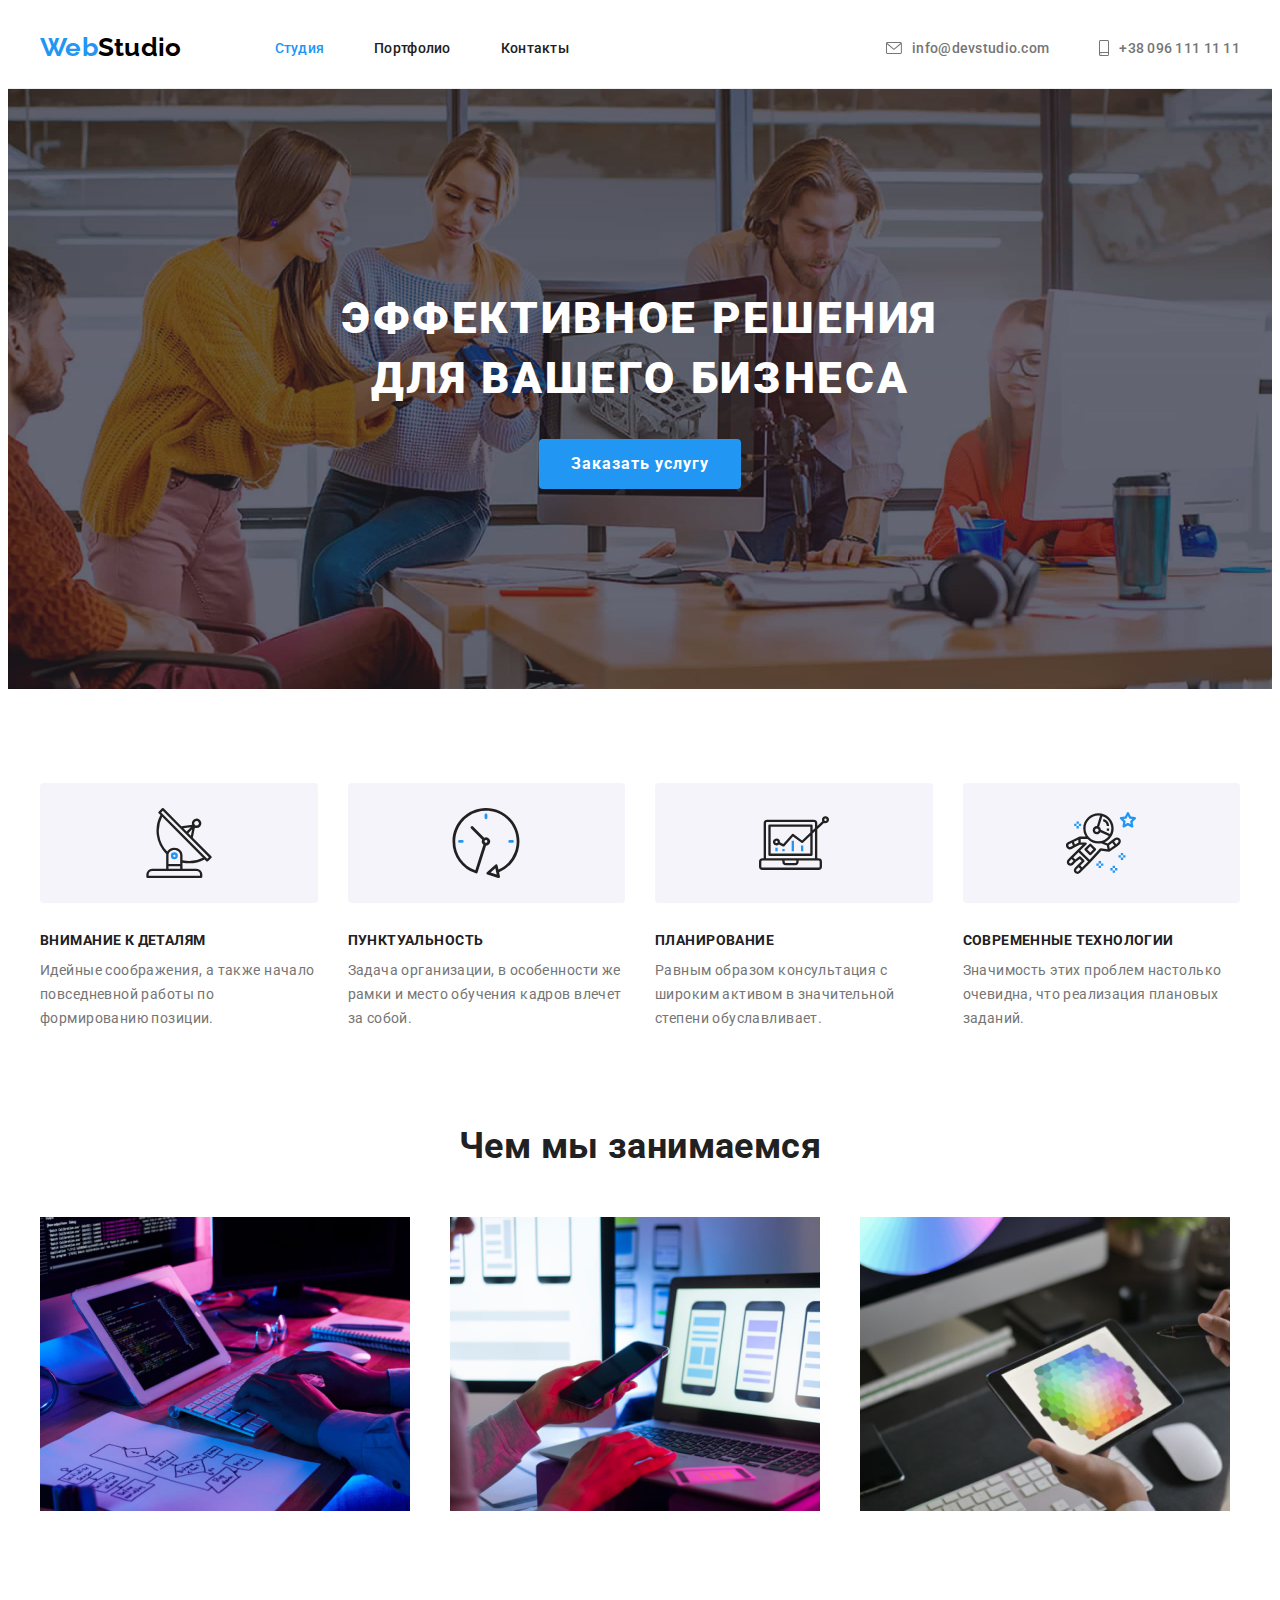
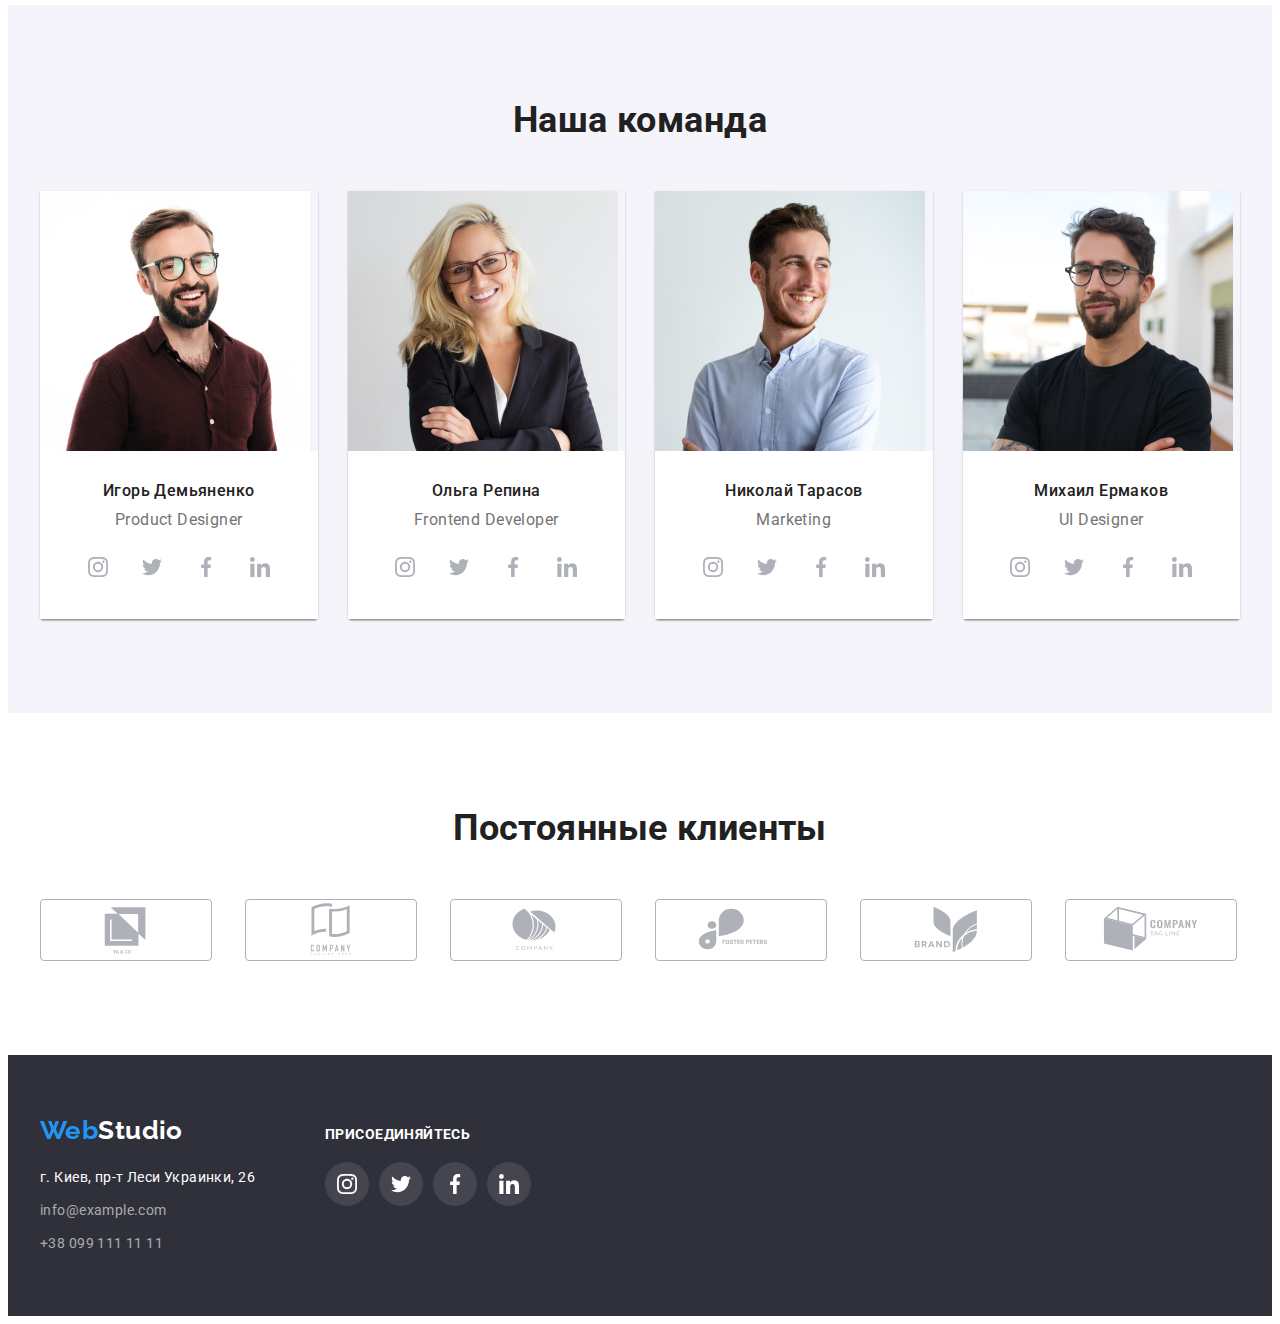
<file: index.html>
<!DOCTYPE html>
<html lang="ru">

<head>
    <meta charset="UTF-8">
    <meta http-equiv="X-UA-Compatible" content="IE=edge">
    <meta name="viewport" content="width=device-width, initial-scale=1.0">
    <title lang="en">WebStudio</title>
    <link href="https://fonts.googleapis.com/css2?family=Raleway:wght@700&family=Roboto:wght@400;500;700;900&display=swap" 
    rel="stylesheet">
    <link rel="stylesheet" href="https://cdnjs.cloudflare.com/ajax/libs/modern-normalize/1.1.0/modern-normalize.min.css" integrity="sha512-wpPYUAdjBVSE4KJnH1VR1HeZfpl1ub8YT/NKx4PuQ5NmX2tKuGu6U/JRp5y+Y8XG2tV+wKQpNHVUX03MfMFn9Q==" crossorigin="anonymous" referrerpolicy="no-referrer" />
    <link rel="stylesheet" href="./css/styles.css">
</head>
<!--Body of HTML-->

<body>

    <!--Top parts: logo, navigation and so on -->
    <header class="header">
      <div class="container header-panel">                
        <!--Navigation panel-->
        <nav class="nav-panel">                
            <!--Logo text and link-->
            <a class="logo" href=./index.html lang="en">Web<span class="black-color-logo">Studio</span></a>

            <!--Site naviagation list-->
            <ul class="site-nav list">
              <li>
                  <a class="link current" href="./index.html">Студия</a>
              </li>
              <li>
                <a class="link" href="./portfolio.html">Портфолио</a>
              </li>
              <li>
                <a class="link" href="">Контакты</a>
              </li>
            </ul>
        </nav>

        <ul class="contact list">
          <li>
            <!--Contact e-mail-->            
            <a class="link contact-link" href="mailto:info@devstudio.com">
                <svg class="mail-icon" width="16" height="12">
                    <use href="./images/icons/sprit-icons.svg#e-mail"></use>
                </svg>
                info@devstudio.com
            </a>
          </li>
          <li>
            <!--Contact mob. tel.-->
            <a class="link contact-link" href="tel:+380961111111">
                <svg class="telephone-icon" width="10" height="16">
                    <use href="./images/icons/sprit-icons.svg#mobile"></use>
                </svg>
                +38 096 111 11 11
            </a>
          </li>
        </ul>
      </div>        
    </header>

    <!--Main parts-->
    <main>
            
        <!--Introdaction section-->
        <section class="hero">
            <div class="container hero-content">
                <h1 class="hero-title">Эффективнoе решения для вашего бизнеса</h1>
                <button class="order-button" type="button">Заказать услугу</button>
            </div>
        </section>

        <!--Job tasks-->
        <section class="section benefit">
            
            <div class="container">
                <h2 class="visually-hidden">Достоенства и портфолио работ</h2>
                <!--Benefits list-->
                <ul class="benefit-list list card-set">
                    <li class="benefit-item card-item">
                        <div class="nearby-icon">
                            <svg class="benefit-icon">
                                <use href="./images/icons/sprit-icons.svg#antenna"></use>
                            </svg>
                        </div>
                        <h3 class="benefit-title">Внимание к деталям</h3>
                        <p class="benefit-discr">Идейные соображения, а также начало повседневной работы по формированию позиции.</p>
                    </li>
                    <li class="benefit-item card-item">
                        <div class="nearby-icon">                       
                            <svg class="benefit-icon">
                                <use href="./images/icons/sprit-icons.svg#clock"></use>
                            </svg>
                        </div>
                        <h3 class="benefit-title">Пунктуальность</h3>
                        <p class="benefit-discr">Задача организации, в особенности же рамки и место обучения кадров влечет за собой.</p>
                    </li>
                    <li class="benefit-item card-item">
                        <div class="nearby-icon">                        
                            <svg class="benefit-icon">
                                <use href="./images/icons/sprit-icons.svg#diagram"></use>
                            </svg>
                        </div>
                        <h3 class="benefit-title">Планирование</h3>
                        <p class="benefit-discr">Равным образом консультация с широким активом в значительной степени обуславливает.</p>
                    </li>
                    <li class="benefit-item card-item">
                        <div class="nearby-icon">
                            <svg class="benefit-icon">
                                <use href="./images/icons/sprit-icons.svg#astronaut"></use>
                            </svg>
                        </div>
                        <h3 class="benefit-title">Современные технологии</h3>
                        <p class="benefit-discr">Значимость этих проблем настолько очевидна, что реализация плановых заданий.</p>
                    </li>
                </ul>
            </div>

        </section>

        <!--Work list-->
        <section class="section work">
            
            <div class="container">

                <!-- Section name -->
                <h2 class="section-title">Чем мы занимаемся</h2>

                <!--Image`s list-->
                <ul class="list card-set">
                    <li class="card-item">
                        <img src="./images/job-box/job-box-1.jpg" alt="Разработка программного продукта с нуля"
                        width="370" height="294">
                    </li>
                    <li class="card-item">
                        <img src="./images/job-box/job-box-2.jpg"
                        alt="Макеты приложения для смартфонов. Разметка инструментов мобильного приложения"
                        width="370" height="294">
                    </li>
                    <li class="card-item">
                        <img src="./images/job-box/job-box-3.jpg" alt="Дизайнерские решения - Падбор цветной гаммы"
                        width="370" height="294">
                    </li>
                </ul>
            </div>

        </section>

        <!--Command-->
        <section class=" section team">
            
            <div class="container">

                <!--Final section-->
                <h2 class="section-title">Наша команда</h2>

                <!--Person list-->
                <ul class="team-list list card-set">
                    <li class="team-content card-item">
                        <img src="./images/command-person/person-1.jpg" alt="Фото Игоря Демьяненко" width="270" height="260">
                        <div class="team-text">
                            <h3 class="team-name">Игорь Демьяненко</h3>
                            <p class="team-position" lang="en">Product Designer</p>
                            <ul class="list social-list">
                                <li class="social-item">
                                    <a class="social-link link" 
                                    href="" 
                                    target="_blank"
                                    rel="noreferrer noopener"
                                    aria-label="Инстаграм">
                                        <svg class="social-icon" width="20" height="20">
                                            <use href="./images/icons/sprit-icons.svg#instagram"></use>
                                        </svg>
                                    </a>
                                </li>
                                <li class="social-item">
                                    <a class="social-link link" 
                                    href="" 
                                    target="_blank"
                                    rel="noreferrer noopener"
                                    aria-label="Твитер">
                                        <svg class="social-icon" width="20" height="20">
                                            <use href="./images/icons/sprit-icons.svg#twitter"></use>
                                        </svg>
                                    </a>
                                </li>
                                <li class="social-item">
                                    <a class="social-link link" 
                                    href="" 
                                    target="_blank"
                                    rel="noreferrer noopener"
                                    aria-label="Фасебук">
                                        <svg class="social-icon" width="20" height="20">
                                            <use href="./images/icons/sprit-icons.svg#facebook"></use>
                                        </svg>
                                    </a>
                                </li>
                                <li class="social-item">
                                    <a class="social-link link" 
                                    href="" 
                                    target="_blank"
                                    rel="noreferrer noopener"
                                    aria-label="ЛинкедИн">
                                        <svg class="social-icon" width="20" height="20">
                                            <use href="./images/icons/sprit-icons.svg#linkedin"></use>
                                        </svg>
                                    </a>
                                </li>
                            </ul>
                        </div> 
                    </li>
                    <li class="team-content card-item">
                        <img src="./images/command-person/person-2.jpg" alt="Фото Ольги Репеной" width="270" height="260">
                        <div class="team-text">
                            <h3 class="team-name">Ольга Репина</h3>
                            <p class="team-position" lang="en">Frontend Developer</p>
                            <ul class="list social-list">
                                <li class="social-item">
                                    <a class="social-link link" 
                                    href="" 
                                    target="_blank"
                                    rel="noreferrer noopener"
                                    aria-label="Инстаграм">
                                        <svg class="social-icon" width="20" height="20">
                                            <use href="./images/icons/sprit-icons.svg#instagram"></use>
                                        </svg>
                                    </a>
                                </li>
                                <li class="social-item">
                                    <a class="social-link link" 
                                    href="" 
                                    target="_blank"
                                    rel="noreferrer noopener"
                                    aria-label="Твитер">
                                        <svg class="social-icon" width="20" height="20">
                                            <use href="./images/icons/sprit-icons.svg#twitter"></use>
                                        </svg>
                                    </a>
                                </li>
                                <li class="social-item">
                                    <a class="social-link link" 
                                    href="" 
                                    target="_blank"
                                    rel="noreferrer noopener"
                                    aria-label="Фасебук">
                                        <svg class="social-icon" width="20" height="20">
                                            <use href="./images/icons/sprit-icons.svg#facebook"></use>
                                        </svg>
                                    </a>
                                </li>
                                <li class="social-item">
                                    <a class="social-link link" 
                                    href="" 
                                    target="_blank"
                                    rel="noreferrer noopener"
                                    aria-label="ЛинкедИн">
                                        <svg class="social-icon" width="20" height="20">
                                            <use href="./images/icons/sprit-icons.svg#linkedin"></use>
                                        </svg>
                                    </a>
                                </li>
                            </ul>
                        </div>                        
                    </li>
                    <li class="team-content card-item">
                        <img src="./images/command-person/person-3.jpg" alt="Фото Николая Тарасова" width="270" height="260">
                        <div class="team-text">
                            <h3 class="team-name">Николай Тарасов</h3>
                            <p class="team-position" lang="en">Marketing</p>
                            <ul class="list social-list">
                                <li class="social-item">
                                    <a class="social-link link" 
                                    href="" 
                                    target="_blank"
                                    rel="noreferrer noopener"
                                    aria-label="Инстаграм">
                                        <svg class="social-icon" width="20" height="20">
                                            <use href="./images/icons/sprit-icons.svg#instagram"></use>
                                        </svg>
                                    </a>
                                </li>
                                <li class="social-item">
                                    <a class="social-link link" 
                                    href="" 
                                    target="_blank"
                                    rel="noreferrer noopener"
                                    aria-label="Твитер">
                                        <svg class="social-icon" width="20" height="20">
                                            <use href="./images/icons/sprit-icons.svg#twitter"></use>
                                        </svg>
                                    </a>
                                </li>
                                <li class="social-item">
                                    <a class="social-link link" 
                                    href="" 
                                    target="_blank"
                                    rel="noreferrer noopener"
                                    aria-label="Фасебук">
                                        <svg class="social-icon" width="20" height="20">
                                            <use href="./images/icons/sprit-icons.svg#facebook"></use>
                                        </svg>
                                    </a>
                                </li>
                                <li class="social-item">
                                    <a class="social-link link" 
                                    href="" 
                                    target="_blank"
                                    rel="noreferrer noopener"
                                    aria-label="ЛинкедИн">
                                        <svg class="social-icon" width="20" height="20">
                                            <use href="./images/icons/sprit-icons.svg#linkedin"></use>
                                        </svg>
                                    </a>
                                </li>
                            </ul>
                        </div>                        
                    </li>
                    <li class="team-content card-item">
                        <img src="./images/command-person/person-4.jpg" alt="Фото Михаила Ермакова" width="270" height="260">
                        <div class="team-text">
                            <h3 class="team-name">Михаил Ермаков</h3>
                            <p class="team-position" lang="en">UI Designer</p>
                            <ul class="list social-list">
                                <li class="social-item">
                                    <a class="social-link link" 
                                    href="" 
                                    target="_blank"
                                    rel="noreferrer noopener"
                                    aria-label="Инстаграм">
                                        <svg class="social-icon" width="20" height="20">
                                            <use href="./images/icons/sprit-icons.svg#instagram"></use>
                                        </svg>
                                    </a>
                                </li>
                                <li class="social-item">
                                    <a class="social-link link" 
                                    href="" 
                                    target="_blank"
                                    rel="noreferrer noopener"
                                    aria-label="Твитер">
                                        <svg class="social-icon" width="20" height="20">
                                            <use href="./images/icons/sprit-icons.svg#twitter"></use>
                                        </svg>
                                    </a>
                                </li>
                                <li class="social-item">
                                    <a class="social-link link" 
                                    href="" 
                                    target="_blank"
                                    rel="noreferrer noopener"
                                    aria-label="Фасебук">
                                        <svg class="social-icon" width="20" height="20">
                                            <use href="./images/icons/sprit-icons.svg#facebook"></use>
                                        </svg>
                                    </a>
                                </li>
                                <li class="social-item">
                                    <a class="social-link link" 
                                    href="" 
                                    target="_blank"
                                    rel="noreferrer noopener"
                                    aria-label="ЛинкедИн">
                                        <svg class="social-icon" width="20" height="20">
                                            <use href="./images/icons/sprit-icons.svg#linkedin"></use>
                                        </svg>
                                    </a>
                                </li>
                            </ul>
                        </div>                        
                    </li>
                </ul>
            </div>

        </section>

        <!--Clients list-->
        <section class="section clients">
            
            <div class="container">

                <!-- Section name -->
                <h2 class="section-title">Постоянные клиенты</h2>

                <!--Clients company list-->
                <ul class="clients-list list card-set">
                    <li class="client-item card-item">
                        <a class="link client-link" 
                        href=""
                        target="_blank"
                        rel="noreferrer noopener"
                        aria-label="Компания 1">
                            <svg class="client-icon" width="106" height="60">
                                <use href="./images/icons/sprit-icons.svg#company-logo-1"></use>
                            </svg>
                        </a>
                    </li>
                    <li class="client-item card-item">
                        <a class="link client-link" 
                        href=""
                        target="_blank"
                        rel="noreferrer noopener"
                        aria-label="Компания 2">
                            <svg class="client-icon" width="106" height="60">
                                <use href="./images/icons/sprit-icons.svg#company-logo-2"></use>
                            </svg>
                        </a>
                    </li>
                    <li class="client-item card-item">
                        <a class="link client-link" 
                        href=""
                        target="_blank"
                        rel="noreferrer noopener"
                        aria-label="Компания 3">
                            <svg class="client-icon" width="106" height="60">
                                <use href="./images/icons/sprit-icons.svg#company-logo-3"></use>
                            </svg>
                        </a>
                    </li>
                    <li class="client-item card-item">
                        <a class="link client-link" 
                        href=""
                        target="_blank"
                        rel="noreferrer noopener"
                        aria-label="Компания 4">
                            <svg class="client-icon" width="106" height="60">
                                <use href="./images/icons/sprit-icons.svg#company-logo-4"></use>
                            </svg>
                        </a>
                    </li>
                    <li class="client-item card-item">
                        <a class="link client-link" 
                        href=""
                        target="_blank"
                        rel="noreferrer noopener"
                        aria-label="Компаня 5">
                            <svg class="client-icon" width="106" height="60">
                                <use href="./images/icons/sprit-icons.svg#company-logo-5"></use>
                            </svg>
                        </a>
                    </li>
                    <li class="client-item card-item">
                        <a class="link client-link" 
                        href=""
                        target="_blank"
                        rel="noreferrer noopener"
                        aria-label="Компания 6">
                            <svg class="client-icon" width="106" height="60">
                                <use href="./images/icons/sprit-icons.svg#company-logo-6"></use>
                            </svg>
                        </a>
                    </li>
                </ul>
            </div>

        </section>
        
    </main>

    <!--Footer part-->
    <footer class="footer">
        <div class="container">
            <ul class="list footer-list">
                <!-- Left part of footer contacts -->
                <li>
                    <!--Logo text and link-->
                    <a class="logo footer-logo" href=./index.html lang="en">Web<span class="white-text-logo">Studio</span></a>
                    <!--Address and develotment contacts-->
                    <address class="footer-address">
                        <ul class="list dev-data">
                            <li class="dev-data-item">
                                <a class="dev-adrress link" href="https://goo.gl/maps/GUnd78wBxHpprMvDA" target="_blank" rel="noreferrer noopener">г. Киев, пр-т Леси Украинки, 26</a>
                            </li>
                            <li class="dev-data-item">
                                <a class="dev-contact link" href="mailto:info@example.com">info@example.com</a>
                            </li>
                            <li class="dev-data-item">
                                <a class="dev-contact link" href="tel:+380991111111">+38 099 111 11 11</a>
                            </li>
                        </ul>  
                    </address>
                </li>
                <!-- Right part of footer contacts-->
                <li>
                    <p class="conection-text">Присоединяйтесь</p>
                    <ul class="list social-list">
                                <li class="social-item">
                                    <a class="footer-link social-link link" 
                                    href="" 
                                    target="_blank"
                                    rel="noreferrer noopener"
                                    aria-label="Инстаграм">
                                        <svg class="footer-icon" width="20" height="20">
                                            <use href="./images/icons/sprit-icons.svg#instagram"></use>
                                        </svg>
                                    </a>
                                </li>
                                <li class="social-item">
                                    <a class="footer-link social-link link" 
                                    href="" 
                                    target="_blank"
                                    rel="noreferrer noopener"
                                    aria-label="Твитер">
                                        <svg class="footer-icon" width="20" height="20">
                                            <use href="./images/icons/sprit-icons.svg#twitter"></use>
                                        </svg>
                                    </a>
                                </li>
                                <li class="social-item">
                                    <a class="footer-link social-link link" 
                                    href="" 
                                    target="_blank"
                                    rel="noreferrer noopener"
                                    aria-label="Фасебук">
                                        <svg class="footer-icon" width="20" height="20">
                                            <use href="./images/icons/sprit-icons.svg#facebook"></use>
                                        </svg>
                                    </a>
                                </li>
                                <li class="social-item">
                                    <a class="footer-link social-link link" 
                                    href="" 
                                    target="_blank"
                                    rel="noreferrer noopener"
                                    aria-label="ЛинкедИн">
                                        <svg class="footer-icon" width="20" height="20">
                                            <use href="./images/icons/sprit-icons.svg#linkedin"></use>
                                        </svg>
                                    </a>
                                </li>
                     </ul>
                </li>
            </ul>            
        </div>

    </footer>

</body>

</html>
</file>
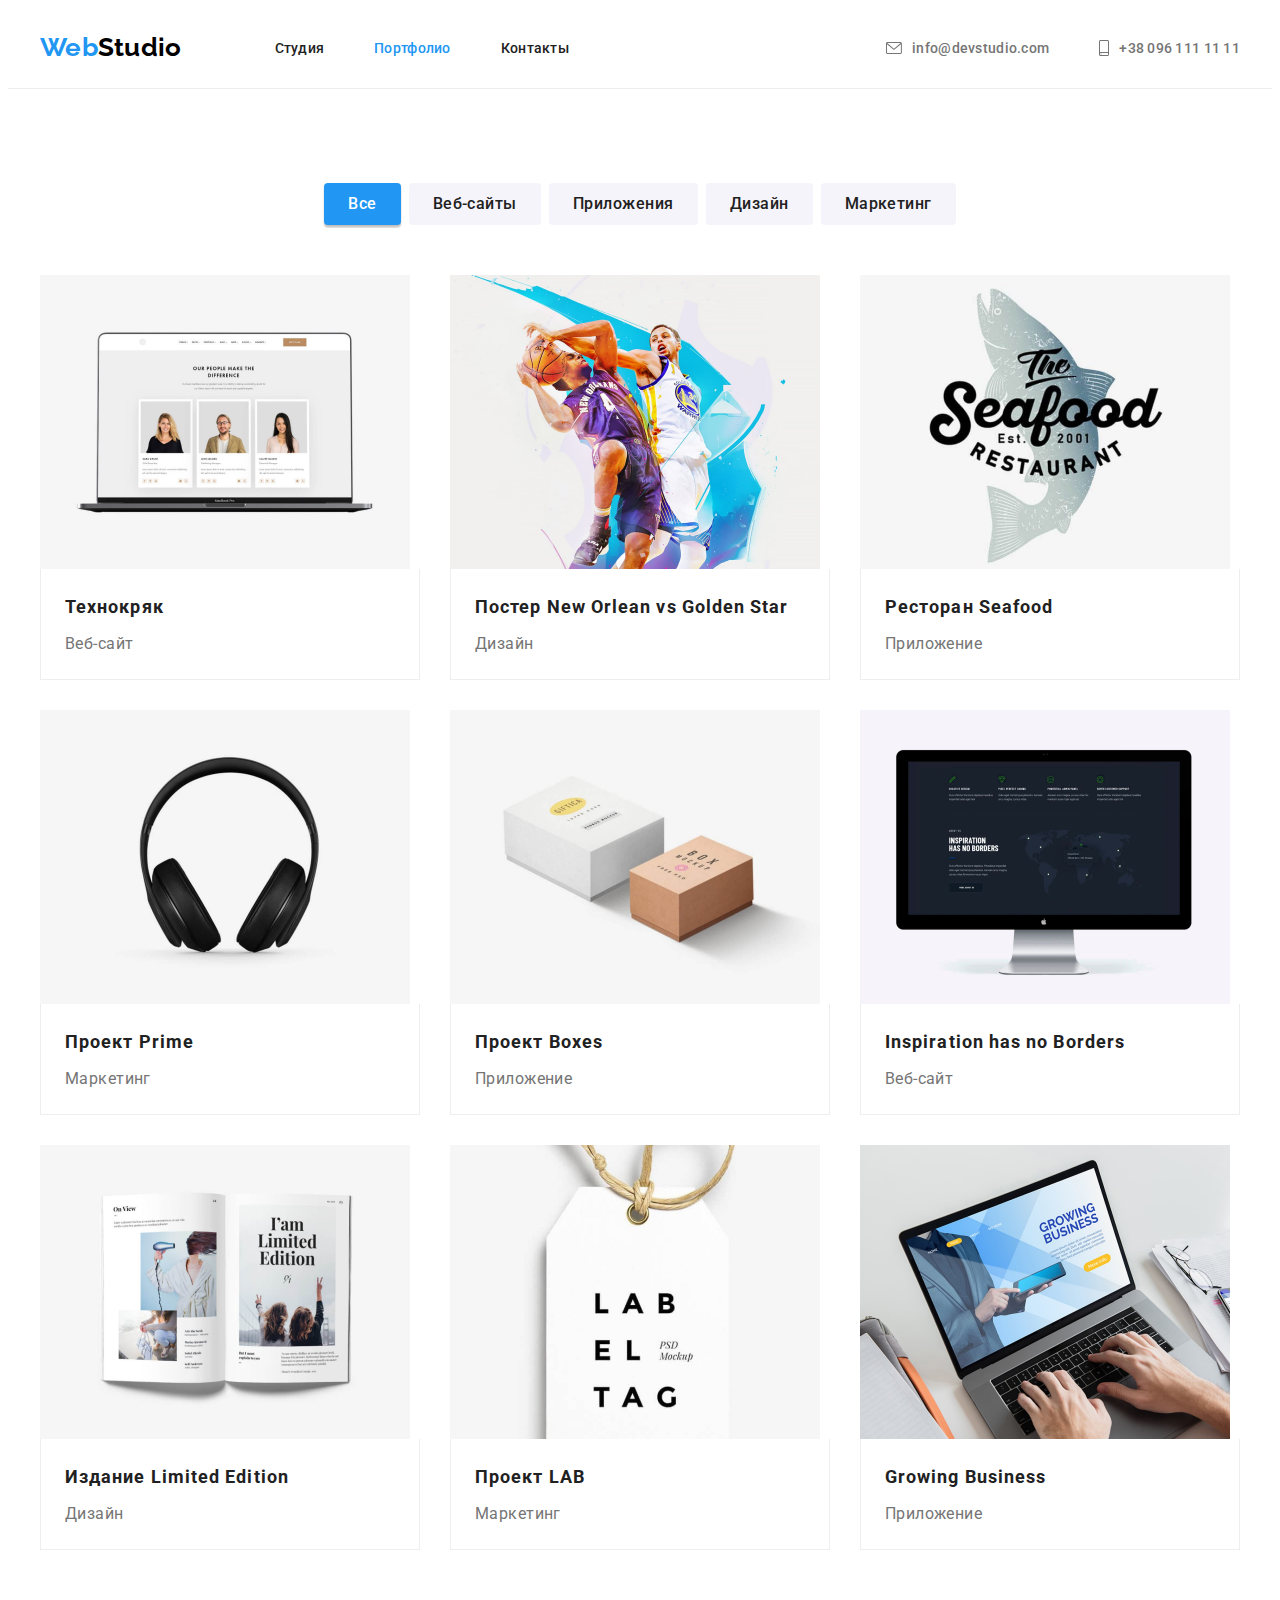
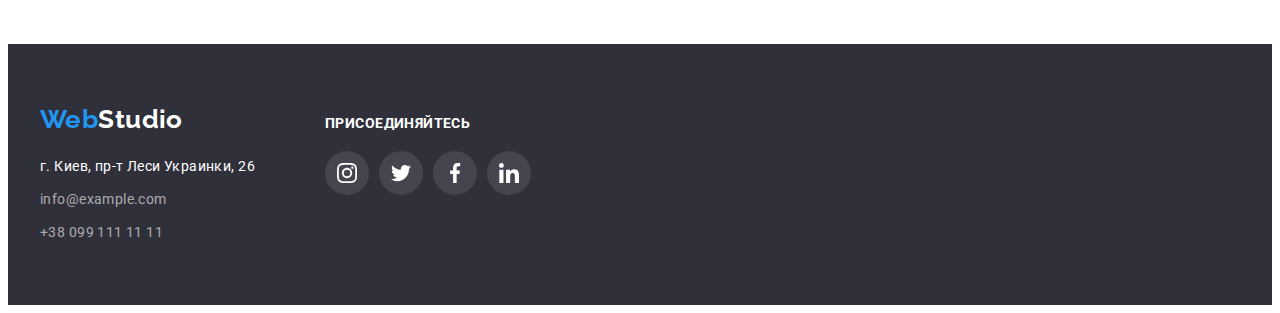
<file: portfolio.html>
<!DOCTYPE html>
<html lang="ru">
  <head>
    <meta charset="UTF-8" />
    <meta http-equiv="X-UA-Compatible" content="IE=edge" />
    <meta name="viewport" content="width=device-width, initial-scale=1.0" />
    <title lang="en">WebStudio - Portfolio</title>
    <link
      href="https://fonts.googleapis.com/css2?family=Raleway:wght@700&family=Roboto:wght@400;500;700;900&display=swap"
      rel="stylesheet"
    />
    <link 
    rel="stylesheet" href="https://cdnjs.cloudflare.com/ajax/libs/modern-normalize/1.1.0/modern-normalize.min.css" integrity="sha512-wpPYUAdjBVSE4KJnH1VR1HeZfpl1ub8YT/NKx4PuQ5NmX2tKuGu6U/JRp5y+Y8XG2tV+wKQpNHVUX03MfMFn9Q==" crossorigin="anonymous" referrerpolicy="no-referrer" 
    />
    <link rel="stylesheet" href="./css/styles.css" />
  </head>

  
  <!--Body of HTML-->
  <body>

    <!--Top parts: logo, navigation and so on -->
    <header class="header">
      <div class="container header-panel">                
        <!--Navigation panel-->
        <nav class="nav-panel">                
            <!--Logo text and link-->
            <a class="logo" href=./index.html lang="en">Web<span class="black-color-logo">Studio</span></a>

            <!--Site naviagation list-->
            <ul class="site-nav list">
              <li>
                  <a class="link " href="./index.html">Студия</a>
              </li>
              <li>
                <a class="link current" href="./portfolio.html">Портфолио</a>
              </li>
              <li>
                <a class="link" href="">Контакты</a>
              </li>
            </ul>
        </nav>

        <ul class="contact list">
          <li>
            <!--Contact e-mail-->            
            <a class="link contact-link" href="mailto:info@devstudio.com">
                <svg class="mail-icon" width="16" height="12">
                    <use href="./images/icons/sprit-icons.svg#e-mail"></use>
                </svg>
                info@devstudio.com
            </a>
          </li>
          <li>
            <!--Contact mob. tel.-->
            <a class="link contact-link" href="tel:+380961111111">
                <svg class="telephone-icon" width="10" height="16">
                    <use href="./images/icons/sprit-icons.svg#mobile"></use>
                </svg>
                +38 096 111 11 11
            </a>
          </li>
        </ul>
      </div>        
    </header>

    <!--Portfolio parts-->
    <main>
        <!--Portfolio list section-->
        <section class="section portfolio">

          <div class="container">
            <h1 class="visually-hidden">Основные работы: список сайтов</h1>
            <!-- Sort buttons-->
            <ul class="list filter-bottons">
              <li><button class="portfolio-buttons active-filter" type="button">Все</button></li>
              <li><button class="portfolio-buttons" type="button">Веб-сайты</button></li>
              <li><button class="portfolio-buttons" type="button">Приложения</button></li>
              <li><button class="portfolio-buttons" type="button">Дизайн</button></li>
              <li><button class="portfolio-buttons" type="button">Маркетинг</button></li>            
            </ul>

            <!-- Importance portfolio projects -->
            <ul class="portfolio-cards list card-set">
              <li class="card-item">
                <a class="portfolio-link link" href="https://www.google.com/" target="_blank" rel="noreferrer noopener">
                  <img src="./images/portfolio-projects/portfolio-img1.jpg" alt="Вид страницы Технокряк" width="370" height="294">
                  <div class="portfolio-text">
                    <h2 class="portfolio-title">Технокряк</h2>
                    <p class="portfolio-direction">Веб-сайт</p>
                  </div>         
                </a>
              </li>
              <li class="card-item">
                <a class="portfolio-link link" href="https://www.google.com/" target="_blank" rel="noreferrer noopener">
                  <img src="./images/portfolio-projects/portfolio-img2.jpg" alt="Вид постера New Orlean vs Golden Star" width="370" height="294">
                  <div class="portfolio-text">
                    <h2 class="portfolio-title">Постер New Orlean vs Golden Star</h2>
                    <p class="portfolio-direction">Дизайн</p>      
                  </div>          
                </a>
              </li>
              <li class="card-item">
                <a class="portfolio-link link" href="https://www.google.com/" target="_blank" rel="noreferrer noopener">
                  <img src="./images/portfolio-projects/portfolio-img3.jpg" alt="Приложение ресторана Seafood" width="370" height="294">
                  <div class="portfolio-text">
                    <h2 class="portfolio-title">Ресторан Seafood</h2>
                    <p class="portfolio-direction">Приложение</p>                
                  </div>
                </a>
              </li>
              <li class="card-item">
                <a class="portfolio-link link" href="https://www.google.com/" target="_blank" rel="noreferrer noopener">
                  <img src="./images/portfolio-projects/portfolio-img4.jpg" alt="Иконка проекта Prime" width="370" height="294">
                  <div class="portfolio-text">
                    <h2 class="portfolio-title">Проект Prime</h2>
                    <p class="portfolio-direction">Маркетинг</p>                
                  </div>
                </a>
              </li>
              <li class="card-item">
                <a class="portfolio-link link" href="https://www.google.com/" target="_blank" rel="noreferrer noopener">
                  <img src="./images/portfolio-projects/portfolio-img5.jpg" alt="Приложение Boxes" width="370" height="294">
                  <div class="portfolio-text">
                    <h2 class="portfolio-title">Проект Boxes</h2>
                    <p class="portfolio-direction">Приложение</p>                
                  </div>
                </a>
              </li>
              <li class="card-item">
                <a class="portfolio-link link" href="https://www.google.com/" target="_blank" rel="noreferrer noopener">
                  <img src="./images/portfolio-projects/portfolio-img6.jpg" alt="Вид страницы Inspiration has no Borders" width="370" height="294">
                  <div class="portfolio-text">
                    <h2 class="portfolio-title">Inspiration has no Borders</h2>
                    <p class="portfolio-direction">Веб-сайт</p>                
                  </div>
                </a>
              </li>
              <li class="card-item">
                <a class="portfolio-link link" href="https://www.google.com/" target="_blank" rel="noreferrer noopener">
                  <img src="./images/portfolio-projects/portfolio-img7.jpg" alt="Вид журнала Limited Edition" width="370" height="294">
                  <div class="portfolio-text">
                    <h2 class="portfolio-title">Издание Limited Edition</h2>
                    <p class="portfolio-direction">Дизайн</p>                
                  </div>
                </a>
              </li>
              <li class="card-item">
                <a class="portfolio-link link" href="https://www.google.com/" target="_blank" rel="noreferrer noopener">
                  <img src="./images/portfolio-projects/portfolio-img8.jpg" alt="Иконка проекта LAB" width="370" height="294">
                  <div class="portfolio-text">
                    <h2 class="portfolio-title">Проект LAB</h2>
                    <p class="portfolio-direction">Маркетинг</p>                
                  </div>
                </a>
              </li>
              <li class="card-item">
                <a class="portfolio-link link" href="https://www.google.com/" target="_blank" rel="noreferrer noopener">
                  <img src="./images/portfolio-projects/portfolio-img9.jpg" alt="Вид приложения Growing Business" width="370" height="294">
                  <div class="portfolio-text">
                    <h2 class="portfolio-title">Growing Business</h2>
                    <p class="portfolio-direction">Приложение</p>                
                  </div>
                </a>
              </li>
            </ul>
          </div>            
        </section>
    </main>

    <!--Footer part-->
    <footer class="footer">
        <div class="container">
            <ul class="list footer-list">
                <!-- Left part of footer contacts -->
                <li>
                    <!--Logo text and link-->
                    <a class="logo footer-logo" href=./index.html lang="en">Web<span class="white-text-logo">Studio</span></a>
                    <!--Address and develotment contacts-->
                    <address class="footer-address">
                        <ul class="list dev-data">
                            <li class="dev-data-item">
                                <a class="dev-adrress link" href="https://goo.gl/maps/GUnd78wBxHpprMvDA" target="_blank" rel="noreferrer noopener">г. Киев, пр-т Леси Украинки, 26</a>
                            </li>
                            <li class="dev-data-item">
                                <a class="dev-contact link" href="mailto:info@example.com">info@example.com</a>
                            </li>
                            <li class="dev-data-item">
                                <a class="dev-contact link" href="tel:+380991111111">+38 099 111 11 11</a>
                            </li>
                        </ul>  
                    </address>
                </li>
                <!-- Right part of footer contacts-->
                <li>
                    <p class="conection-text">Присоединяйтесь</p>
                    <ul class="list social-list">
                                <li class="social-item">
                                    <a class="footer-link social-link link" 
                                    href="" 
                                    target="_blank"
                                    rel="noreferrer noopener"
                                    aria-label="Инстаграм">
                                        <svg class="footer-icon" width="20" height="20">
                                            <use href="./images/icons/sprit-icons.svg#instagram"></use>
                                        </svg>
                                    </a>
                                </li>
                                <li class="social-item">
                                    <a class="footer-link social-link link" 
                                    href="" 
                                    target="_blank"
                                    rel="noreferrer noopener"
                                    aria-label="Твитер">
                                        <svg class="footer-icon" width="20" height="20">
                                            <use href="./images/icons/sprit-icons.svg#twitter"></use>
                                        </svg>
                                    </a>
                                </li>
                                <li class="social-item">
                                    <a class="footer-link social-link link" 
                                    href="" 
                                    target="_blank"
                                    rel="noreferrer noopener"
                                    aria-label="Фасебук">
                                        <svg class="footer-icon" width="20" height="20">
                                            <use href="./images/icons/sprit-icons.svg#facebook"></use>
                                        </svg>
                                    </a>
                                </li>
                                <li class="social-item">
                                    <a class="footer-link social-link link" 
                                    href="" 
                                    target="_blank"
                                    rel="noreferrer noopener"
                                    aria-label="ЛинкедИн">
                                        <svg class="footer-icon" width="20" height="20">
                                            <use href="./images/icons/sprit-icons.svg#linkedin"></use>
                                        </svg>
                                    </a>
                                </li>
                     </ul>
                </li>
            </ul>            
        </div>

    </footer>

  </body>
</html>
</file>
<file: css/styles.css>
/* 
************************
* Basic styles
************************  
*/

/* Variable */
:root{
    /* Text colors */
    --full-black-text: #000000;
    --full-white-text: #FFFFFF;
    --nearby-white: #F5F4FA;
    --gray-black-text: #212121;
    --gray-text: #757575;

    /* Universal blue color */
    --blue-color: #2196F3;

    /* Backgrounds colors */
    --black-color-background: #2F303A;
    --gray-background: #F5F4FA;
    
    /* Line color */
    --ligth-gray-line: #ECECEC;

    /* Border line color */
    --gray-border-line: #EEEEEE;
    --gray-company-color: #AFB1B8;

    /* Angle radius */
    --radius: 4px;
    --full-round: 50%;

    /* Card gap`s distance */
    --card-gap: 30px;

    /* Number of cards in a row */
    --card-numbers: 3;
}

/* Standard features */
body{
    font-family: Roboto, sans-serif;
    font-size: 14px;
    color: var(--gray-text);
    line-height: 1.71;
    letter-spacing: 0.03em;
}

/* Delete all points near the list of items */
.list{    
    list-style: none;    
}

/* Remove from visible space */
.none-visualisation {
    visibility: hidden;
}

/* Remove standart decoration for links */
.link{
    text-decoration: none;
    color: currentColor;
}

/* Global reset */
h1, 
h2,
h3,
h4,
h5,
h6,
ul,
p,
a,
address{
    padding: 0;
    margin: 0;
}

/* Conteiner for elements */
.container{
    width: 1200px;
    padding-left: 15px;
    padding-right: 15px;
    margin-left: auto;
    margin-right: auto;
}

/* Hide element */
.visually-hidden {
    position: absolute;
    width: 1px;
    height: 1px;
    margin: -1px;
    border: 0;
    padding: 0;

    white-space: nowrap;
    clip-path: inset(100%);
    clip: rect(0 0 0 0);
    overflow: hidden;
}
/* Images parameters */
img {
    display: block;
    max-width: 100%;
    height: auto;
}

/* Features and calculation of "flex-containers" contents */
.card-set{
    display: flex;
    flex-wrap: wrap;
    gap: var(--card-gap);
}

.card-item{
    flex-basis: calc((100% - (var(--card-numbers) - 1) * var(--card-gap)) / var(--card-numbers));
}

/* 
************************
* Class styles
************************  
*/

/* Navigation panel */

.header{
    border-bottom: 1px solid var(--gray-border-line);

    font-weight: 500;
    line-height: calc(16 / 14);
    letter-spacing: 0.02em;
}

.header-panel{
    display: flex;
    margin-left: auto;
    margin-right: auto;
}

.nav-panel{
    display: flex;
    align-items: center;
    gap: 93px;
}

/* Logo */
.logo{   
    padding-top: 24px;
    padding-bottom: 25px;
    
    font-family: 'Raleway', sans-serif;
    font-weight: 700;
    font-size: 26px;
    color: var(--blue-color);
    line-height: 1.19;
    text-decoration: none;
}

.black-color-logo{
    color: var(--full-black-text);
}

.black-color-logo:hover,
.black-color-logo:focus{
    color: var(--blue-color);
}

/* Header - navigator */

.site-nav{
    display: flex;    
    gap: 50px;

    color: var(--gray-black-text); 
}

.site-nav .link,
.contact .link{
    padding-top: 32px;
    padding-bottom: 32px;
}


.site-nav .link.current,
.site-nav .link:hover,
.site-nav .link:focus,
.contact .link:hover,
.contact .link:focus{
    color: var(--blue-color);
}

/* Header - contacts */
.contact{
    display: flex;
    gap: 50px;
    align-self: center;

    margin-left: auto;   
}

.contact-link{
    display: flex;
    align-items: center;
    gap: 10px; 
}

.mail-icon,
.telephone-icon{  
    fill: currentColor;    
}

/* Footer */
.footer{
    padding-top: 60px;
    padding-bottom: 60px;

    background-color: var(--black-color-background);
}

.footer-list{
    display: flex;
    gap: 70px;
    align-items: baseline;
}

.white-text-logo{
    color: var(--full-white-text);
}

.white-text-logo:hover,
.white-text-logo:focus {
    color: var(--blue-color);
}

.footer-logo{
    display: inline-block;

    margin-bottom: 20px;
    padding-top: 0;
    padding-bottom: 0;
}

.footer-address{
    font-style: normal;
}

/* .dev-data{    
} */

.dev-data-item:not(:last-child){
    display: block;
    margin-bottom: 9px;
}

.dev-adrress{
    padding: 5px 0;
    color: var(--full-white-text);
}

.dev-adrress:hover,
.dev-adress:focus {
    color: var(--gray-text)
}

.dev-contact{
    padding: 5px 0;
    color: rgba(255, 255, 255, 0.6);    
}

.dev-contact:hover,
.dev-contact:focus{
    color: var(--full-white-text)
}

.conection-text{
    font-weight: 700;
    line-height: calc(16 / 14);
    text-transform: uppercase;
    
    color: var(--full-white-text);
    margin-bottom: 20px;
}

.social-item .footer-link{
    background-color: rgba(255, 255, 255, 0.1);
}

.footer-icon {
    fill: var(--full-white-text);
}

/* 
************************
* index.html styles
************************  
*/

/* ***Main sections*** */

.section{
    padding-top: 94px;
    padding-bottom: 94px;
}

/* Hero section */
.hero{
    max-width: 1600px;    
    padding-top: 200px;
    padding-bottom: 200px;
    margin-left: auto;
    margin-right: auto;

    background-image: linear-gradient(to right, rgba(47, 48, 58, 0.4), rgba(47, 48, 58, 0.4)), url(../images/hero-bg/hero-bg.jpg);  
    background-color: #C4C4C4;
    background-position: center;
    background-repeat: no-repeat;
    background-size: cover;
}

/* .hero-content{} */


.hero-title{
    max-width: 696px;
    margin-left: auto;
    margin-right: auto;
    margin-bottom: 30px;
    
    font-weight: 900;
    font-size: 44px;
    line-height: 1.36;
    text-align: center;
    letter-spacing: 0.06em;
    text-transform: uppercase;    
    color: var(--full-white-text);
}

.order-button{
    min-width: 200px;
    border-radius: var(--radius);
    margin-left: auto;
    margin-right: auto;
    padding-top: 10px;
    padding-right: 32px;
    padding-bottom: 10px;
    padding-left: 32px;

    border: none;

    font-family: inherit;
    font-weight: 700;
    font-size: 16px;
    line-height: 1.88;
    display: flex;
    align-items: center;
    text-align: center;
    letter-spacing: 0.06em;
    
    color: var(--full-white-text);

    background-color: var(--blue-color);

    cursor: pointer;
}

.order-button:hover,
.order-button:focus{
    background-color: #188CE8;
}

/* Benefit section */
/* .benefit{} */

.benefit-list .card-item{
    --card-numbers: 4;
}

.nearby-icon{
    display: flex;
    height: 120px;
    border-radius: var(--radius);
    align-items: center;
    justify-content: center;

    background-color: var(--gray-background);

    margin-bottom: 30px;
}

.benefit-icon{    
    width: 70px;
    height: 70px;
}

.benefit-title {
    margin-bottom: 10px;

    font-weight: 700;
    font-size: 14px;
    line-height: 1.14;
    text-transform: uppercase;
    color: var(--gray-black-text)     
}

/* .benefit-discr{} */

/* Work list and team sections*/
.work{
    padding-top: 0;
}

.team{
    max-width: 1600px;
    margin-left: auto;
    margin-right: auto;

    background-color: var(--gray-background);
}

.section-title{
    margin-right: auto;
    margin-left: auto;
    margin-bottom: 50px;

    font-weight: 700;
    font-size: 36px;
    line-height: 1.17;
    text-align: center;
    color: var(--gray-black-text);
}

.team-content{
    box-shadow: 0px 1px 3px rgba(0, 0, 0, 0.12), 0px 1px 1px rgba(0, 0, 0, 0.14), 0px 2px 1px rgba(0, 0, 0, 0.2);
    border-radius: 0px 0px 4px 4px;
}

.team-list .card-item{
    --card-numbers: 4;
}

.team-text{
    padding: 30px;
    text-align: center;
    
    background-color: var(--full-white-text);    
}

.team-name,
.team-position{
    font-size: 16px;
    line-height: 1.19;
    text-align: center;
}

.team-position{
    margin-bottom: 16px;
}

.team-name{
    margin-bottom: 10px;

    font-weight: 500;
    color: var(--gray-black-text);
}

.team-list{
    display: flex;
}

.social-list {
    display: flex;
    align-items: center;
    justify-content: center;
    gap: 10px;
}

.social-link {
    display: flex;
    align-items: center;
    justify-content: center;
    width: 44px;
    height: 44px;
    border-radius: var(--full-round);

    fill: var(--gray-company-color);
}

.social-link:hover,
.social-link:focus {    
    background-color: var(--blue-color);
    fill: var(--full-white-text);
}

/* .social-icon {}

.social-icon:hover,
.social-icon:focus {} */

/* Clients-list section */
.clients-list .card-item {
    --card-numbers: 6;
}

/* .clients-list{   
} */

/* .client-item{} */

.client-link{
    display: flex;
    width: 170px;
    align-items: center;
    justify-content: center;

    border: 1px solid currentColor;
    border-radius: var(--radius);
    color: var(--gray-company-color);
}

.client-link:hover,
.client-link:focus{
    color: var(--blue-color);
}

.client-icon{
    fill: currentColor;    
}


/* 
************************
* portfolio.html styles
************************  
*/

/* .portfolio{} */

/* Colection parameters for filter bottons of Portfolio page */
.filter-bottons{
    display: flex;
    justify-content: center;
    gap: 8px;
    margin-bottom: 50px;
}


/* Filtration buttons for portfolio */
.portfolio-buttons{
    padding-top: 6px;
    padding-right: 22px;
    padding-bottom: 6px;
    padding-left: 22px;
    border-radius: var(--radius);
    border-color: transparent;
    
    font-family: inherit;
    font-size: 16px;
    font-weight: 500;
    line-height: 1.62;
    text-align: center;
    letter-spacing: 0.03em;
    text-decoration: none;
    color: var(--gray-black-text);

    background-color: var(--nearby-white);

    cursor: pointer;
}

.portfolio-buttons:hover,
.portfolio-buttons:focus,
.active-filter{
    color: var(--full-white-text);

    background-color: var(--blue-color);

    box-shadow: 0px 3px 1px rgba(0, 0, 0, 0.1), 0px 1px 2px rgba(0, 0, 0, 0.08), 0px 2px 2px rgba(0, 0, 0, 0.12);
}

.portfolio-link{
    display: block;    
}

.portfolio-link:hover,
.portfolio-link:focus{
    box-shadow: 0px 1px 1px rgba(0, 0, 0, 0.12), 0px 4px 4px rgba(0, 0, 0, 0.06), 1px 4px 6px rgba(0, 0, 0, 0.16);
}


.portfolio-text{
    padding-top: 20px;
    padding-right: 24px;
    padding-bottom: 20px;
    padding-left: 24px;

    border-right: 1px solid var(--gray-border-line);
    border-bottom: 1px solid var(--gray-border-line);
    border-left: 1px solid var(--gray-border-line);
}

.portfolio-title{
    margin-bottom: 4px;

    font-weight: 700;
    font-size: 18px;
    line-height: 2.0;
    letter-spacing: 0.06em;    
    color: var(--gray-black-text);    
}

.portfolio-direction{    
    font-size: 16px;
    line-height: 1.88;    
}
</file>
